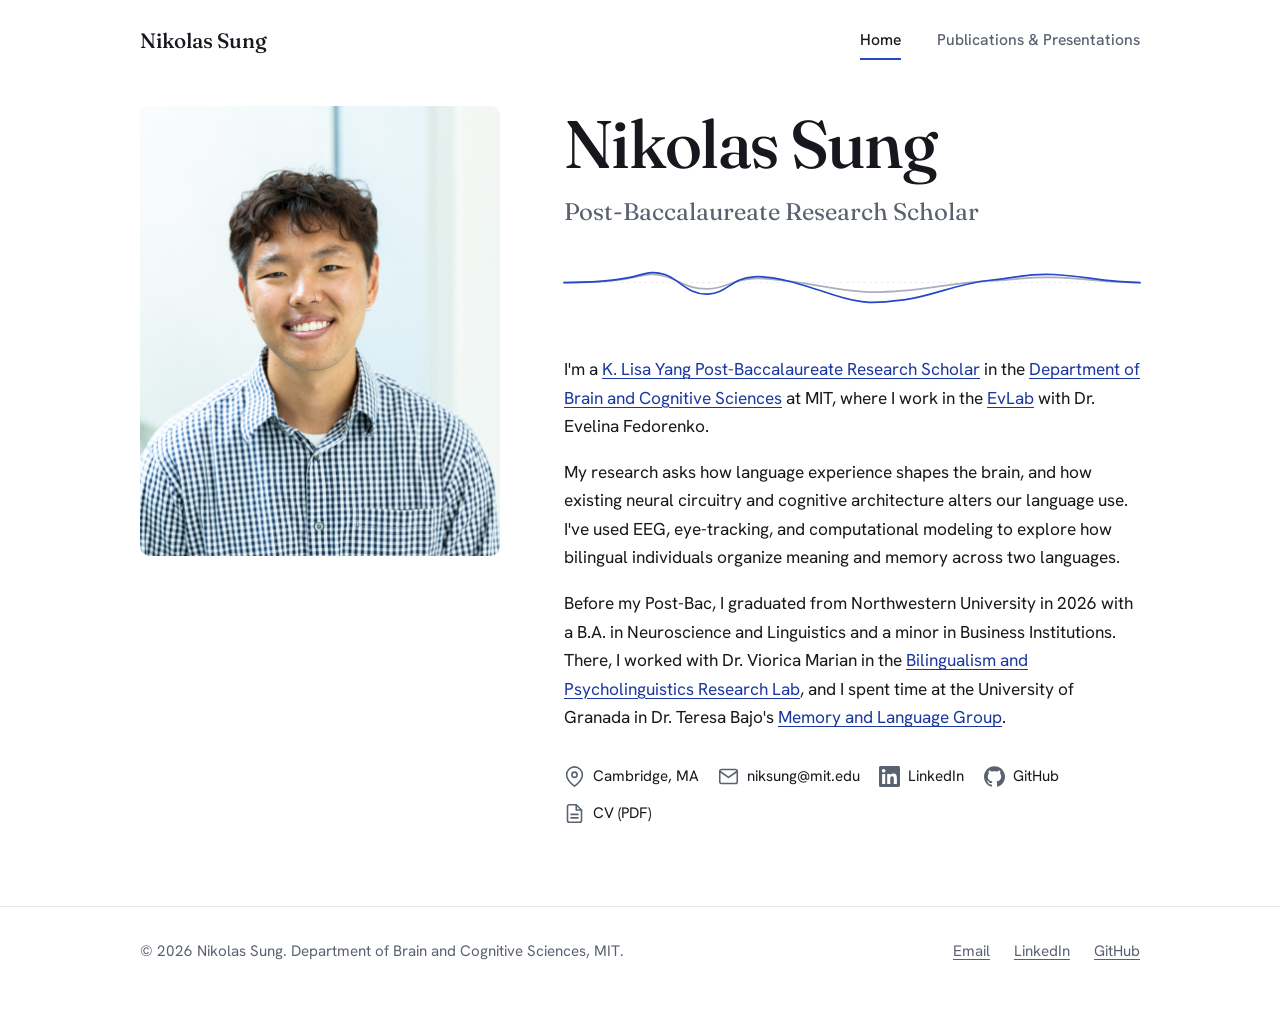
<file: index.html>
<!doctype html>
<html lang="en">
<head>
  <meta charset="utf-8">
  <meta name="viewport" content="width=device-width, initial-scale=1">
  <title>Nikolas Sung | Post-Baccalaureate Research Scholar</title>
  <meta name="description" content="Nikolas Sung studies how language experience shapes the brain, with a focus on bilingual memory. K. Lisa Yang Post-Baccalaureate Research Scholar at MIT.">
  <link rel="preconnect" href="https://fonts.googleapis.com">
  <link rel="preconnect" href="https://fonts.gstatic.com" crossorigin>
  <link href="https://fonts.googleapis.com/css2?family=Fraunces:opsz,wght@9..144,400;9..144,500;9..144,600&family=Hanken+Grotesk:wght@400;500;600&display=swap" rel="stylesheet">
  <link rel="stylesheet" href="css/style.css">
  <script src="js/data.js" defer></script>
  <script src="js/main.js" defer></script>
</head>
<body data-page="home">
  <a class="skip" href="#main">Skip to content</a>
  <header class="site-header" id="site-header"></header>

  <main id="main" class="wrap">
    <div class="profile">

      <aside class="profile-side">
        <!-- Your photo goes in assets/images/headshot.jpg.
             To adjust the crop, change --photo-pos at the top of css/style.css -->
        <img class="portrait" src="assets/images/headshot.jpg" alt="Portrait of Nikolas Sung" width="800" height="1000">

      </aside>

      <div>
        <h1>Nikolas Sung</h1>
        <p class="hero-role">Post-Baccalaureate Research Scholar</p>

        <!-- Two overlaid ERP-style waveforms, drawn once on page load -->
        <svg class="wave" viewBox="0 0 1000 130" aria-hidden="true" focusable="false">
          <line class="axis" x1="0" y1="60" x2="1000" y2="60"/>
          <path class="line line-b" pathLength="1" d="M0 60 C40 60 80 58 110 53 S150 42 175 49 S215 72 250 71 S290 54 330 53 S420 62 470 70 S540 78 590 74 S680 60 740 57 S800 50 850 51 S940 60 1000 60"/>
          <path class="line line-a" pathLength="1" d="M0 60 C40 60 80 58 110 52 S150 38 175 46 S215 82 250 80 S290 52 330 50 S420 66 470 82 S540 96 590 90 S680 62 740 56 S800 44 850 46 S940 60 1000 60"/>
        </svg>

        <div class="bio">
          <p>I'm a <a href="https://mcgovern.mit.edu/k-lisa-yang-post-baccalaureate-program/" target="_blank" rel="noopener noreferrer">K. Lisa Yang Post-Baccalaureate Research Scholar</a> in the <a href="https://bcs.mit.edu/" target="_blank" rel="noopener noreferrer">Department of Brain and Cognitive Sciences</a> at MIT, where I work in the <a href="https://evlab.mit.edu" target="_blank" rel="noopener noreferrer">EvLab</a> with Dr. Evelina Fedorenko.</p>

          <p>My research asks how language experience shapes the brain, and how existing neural circuitry and cognitive architecture alters our language use. I've used EEG, eye-tracking, and computational modeling to explore how bilingual individuals organize meaning and memory across two languages.</p>

          <p>Before my Post-Bac, I graduated from Northwestern University in 2026 with a B.A. in Neuroscience and Linguistics and a minor in Business Institutions. There, I worked with Dr. Viorica Marian in the <a href="https://bilingualism.northwestern.edu/" target="_blank" rel="noopener noreferrer">Bilingualism and Psycholinguistics Research Lab</a>, and I spent time at the University of Granada in Dr. Teresa Bajo's <a href="https://www.memoryugr.es/" target="_blank" rel="noopener noreferrer">Memory and Language Group</a>.</p>
        </div>

          <ul class="profile-links">
            <li>
              <svg viewBox="0 0 24 24" class="icon-line" aria-hidden="true"><path d="M21 10c0 7-9 13-9 13s-9-6-9-13a9 9 0 0 1 18 0z"/><circle cx="12" cy="10" r="3"/></svg>
              <span>Cambridge, MA</span>
            </li>
            <li>
              <svg viewBox="0 0 24 24" class="icon-line" aria-hidden="true"><path d="M4 4h16c1.1 0 2 .9 2 2v12c0 1.1-.9 2-2 2H4c-1.1 0-2-.9-2-2V6c0-1.1.9-2 2-2z"/><polyline points="22,6 12,13 2,6"/></svg>
              <a href="mailto:niksung@mit.edu">niksung@mit.edu</a>
            </li>
            <li>
              <svg viewBox="0 0 24 24" class="icon-fill" aria-hidden="true"><path d="M20.447 20.452h-3.554v-5.569c0-1.328-.027-3.037-1.852-3.037-1.853 0-2.136 1.445-2.136 2.939v5.667H9.351V9h3.414v1.561h.046c.477-.9 1.637-1.85 3.37-1.85 3.601 0 4.267 2.37 4.267 5.455v6.286zM5.337 7.433c-1.144 0-2.063-.926-2.063-2.065 0-1.138.92-2.063 2.063-2.063 1.14 0 2.064.925 2.064 2.063 0 1.139-.925 2.065-2.064 2.065zm1.782 13.019H3.555V9h3.564v11.452zM22.225 0H1.771C.792 0 0 .774 0 1.729v20.542C0 23.227.792 24 1.771 24h20.451C23.2 24 24 23.227 24 22.271V1.729C24 .774 23.2 0 22.222 0h.003z"/></svg>
              <a href="https://www.linkedin.com/in/nik-sung" target="_blank" rel="noopener noreferrer">LinkedIn</a>
            </li>
            <li>
              <svg viewBox="0 0 24 24" class="icon-fill" aria-hidden="true"><path d="M12 .297c-6.63 0-12 5.373-12 12 0 5.303 3.438 9.8 8.205 11.385.6.113.82-.258.82-.577 0-.285-.01-1.04-.015-2.04-3.338.724-4.042-1.61-4.042-1.61C4.422 18.07 3.633 17.7 3.633 17.7c-1.087-.744.084-.729.084-.729 1.205.084 1.838 1.236 1.838 1.236 1.07 1.835 2.809 1.305 3.495.998.108-.776.417-1.305.76-1.605-2.665-.3-5.466-1.332-5.466-5.93 0-1.31.465-2.38 1.235-3.22-.135-.303-.54-1.523.105-3.176 0 0 1.005-.322 3.3 1.23.96-.267 1.98-.399 3-.405 1.02.006 2.04.138 3 .405 2.28-1.552 3.285-1.23 3.285-1.23.645 1.653.24 2.873.12 3.176.765.84 1.23 1.91 1.23 3.22 0 4.61-2.805 5.625-5.475 5.92.42.36.81 1.096.81 2.22 0 1.606-.015 2.896-.015 3.286 0 .315.21.69.825.57C20.565 22.092 24 17.592 24 12.297c0-6.627-5.373-12-12-12"/></svg>
              <a href="https://github.com/nikolassung" target="_blank" rel="noopener noreferrer">GitHub</a>
            </li>
            <li>
              <svg viewBox="0 0 24 24" class="icon-line" aria-hidden="true"><path d="M14 2H6a2 2 0 0 0-2 2v16a2 2 0 0 0 2 2h12a2 2 0 0 0 2-2V8z"/><polyline points="14 2 14 8 20 8"/><line x1="16" y1="13" x2="8" y2="13"/><line x1="16" y1="17" x2="8" y2="17"/></svg>
              <a href="assets/CV-Sung-Nikolas-September2026.pdf">CV (PDF)</a>
            </li>
          </ul>
      </div>

    </div>
  </main>

  <footer id="site-footer"></footer>
</body>
</html>
</file>
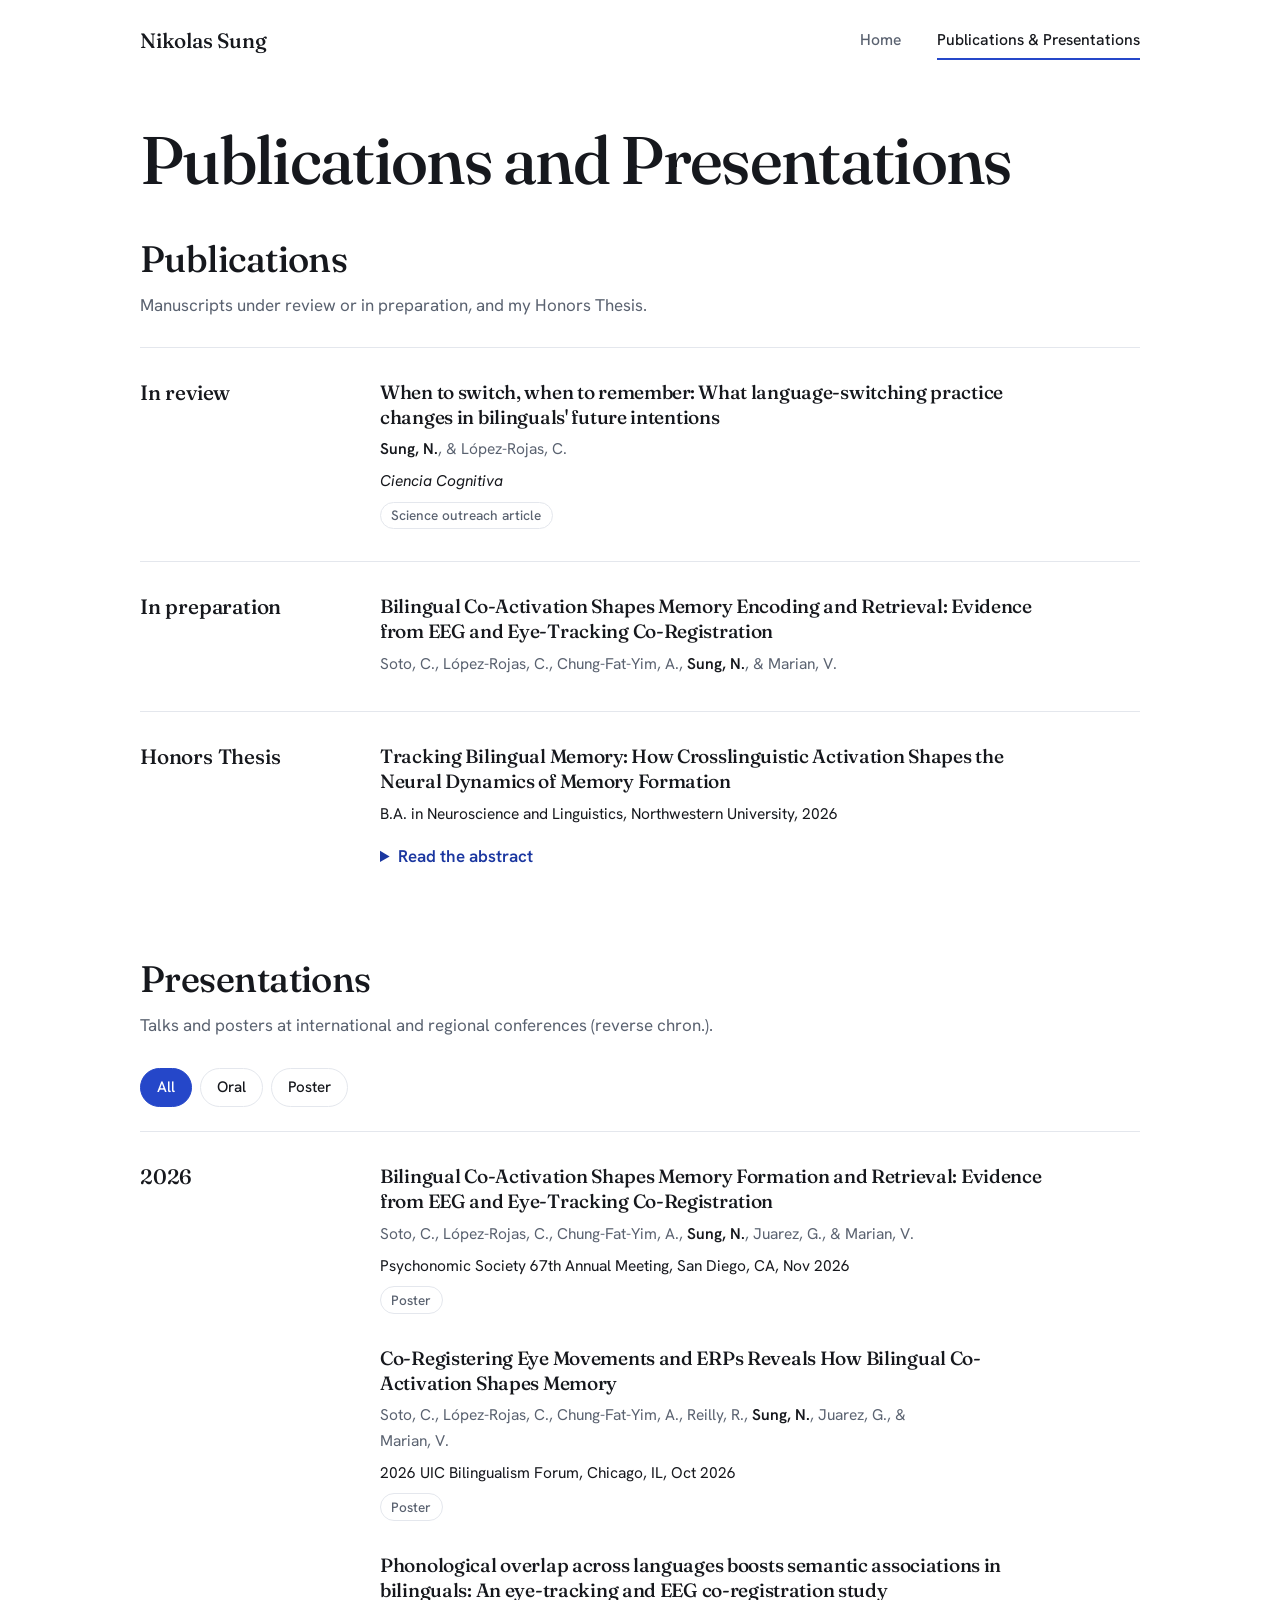
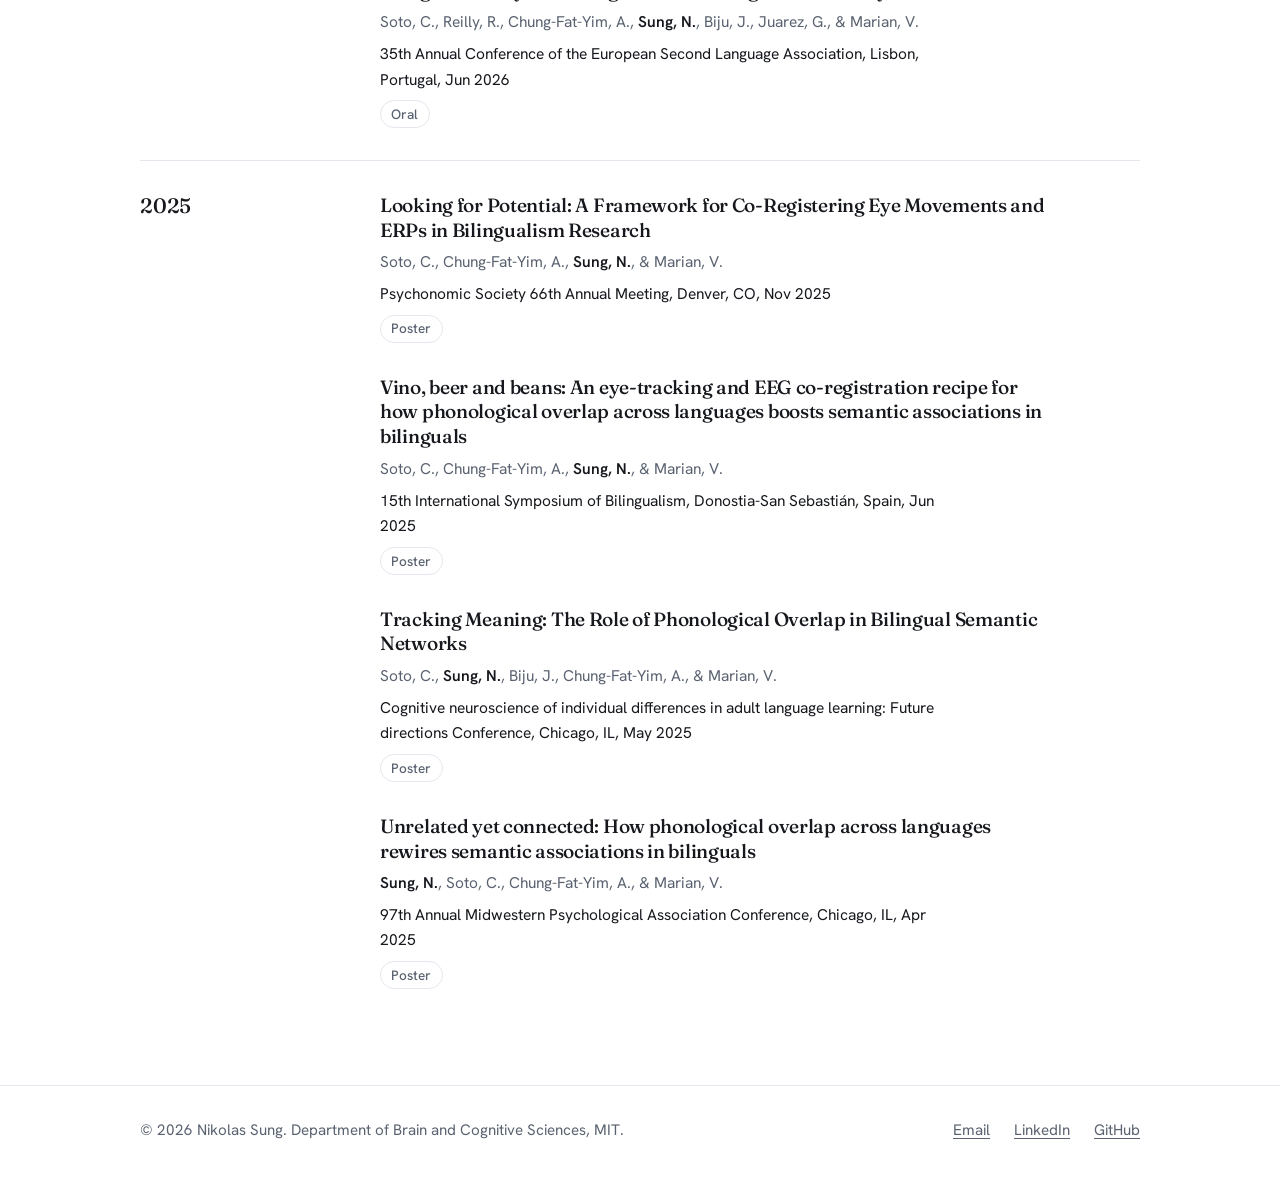
<file: publications.html>
<!doctype html>
<html lang="en">
<head>
  <meta charset="utf-8">
  <meta name="viewport" content="width=device-width, initial-scale=1">
  <title>Publications and Presentations | Nikolas Sung</title>
  <meta name="description" content="Manuscripts in review and in preparation, honors thesis, and conference presentations on bilingual memory.">
  <link rel="preconnect" href="https://fonts.googleapis.com">
  <link rel="preconnect" href="https://fonts.gstatic.com" crossorigin>
  <link href="https://fonts.googleapis.com/css2?family=Fraunces:opsz,wght@9..144,400;9..144,500;9..144,600&family=Hanken+Grotesk:wght@400;500;600&display=swap" rel="stylesheet">
  <link rel="stylesheet" href="css/style.css">
  <script src="js/data.js" defer></script>
  <script src="js/main.js" defer></script>
</head>
<body data-page="publications">
  <a class="skip" href="#main">Skip to content</a>
  <header class="site-header" id="site-header"></header>

  <main id="main" class="wrap">
    <div class="page-head">
      <h1>Publications and Presentations</h1>
    </div>

    <section class="block" aria-labelledby="pub-heading" style="margin-top:1.5rem">
      <h2 id="pub-heading">Publications</h2>
      <p class="block-intro">Manuscripts under review or in preparation, and my Honors Thesis.</p>

      <div id="publications-list"></div>

      <section class="row">
        <h3 class="row-label">Honors Thesis</h3>
        <div class="row-body">
          <article class="entry">
            <h4 class="entry-title">Tracking Bilingual Memory: How Crosslinguistic Activation Shapes the Neural Dynamics of Memory Formation</h4>
            <p class="entry-venue">B.A. in Neuroscience and Linguistics, Northwestern University, 2026</p>

            <details class="abstract">
              <summary>Read the abstract</summary>

              <p>Psycholinguistic research has been central to understanding how bilingualism shapes the organization of the mind and brain. Previous work has shown that spoken word recognition involves the parallel activation of phonologically related lexical candidates. For bilinguals, this activation extends across both languages, thereby posing demands on cognitive processes such as attention and inhibitory control. However, whether these control demands extend to memory processes, such as encoding and retrieval, is still largely unexplored. To address this gap, we tested whether the co-activation of phonological labels that overlap within and across languages influences encoding during visual search and subsequent recognition memory.</p>

              <p>Twenty-two Spanish-English bilinguals and 18 English monolinguals completed a visual search task manipulating within- and between-language phonological competition. On each trial, the display contained a target image and a competitor image that was either phonologically related to the target within the same language (e.g., battery /ˈbætəri/ and backpack /ˈbækˌpæk/) or phonologically related across languages (e.g., battery /ˈbætəri/ and balanza /baˈlanθa/, scale in English). Following the visual search task, participants completed a surprise memory test assessing recognition of previously-seen images. To examine how language co-activation influences subsequent item recognition, we analyzed eye movements, pupil dilation, and event-related potentials (ERPs). Eye movements provided indices of attentional allocation during visual search, pupil dilation indexed cognitive load and effort-related arousal, and ERPs captured the neural mechanisms underlying encoding and later recollection processes.</p>

              <p>Eye movement results indicated that both groups were sensitive to within-language phonological competition in English relative to control conditions without phonological overlap. Bilinguals demonstrated attentional shifts toward between-language phonological competitors, indicating crosslinguistic co-activation. Additionally, bilinguals responded more slowly overall, suggesting greater processing demands. This behavioral pattern is consistent with the ERP findings, which showed enhanced N2 amplitudes (i.e., an index of increased conflict monitoring and cognitive control) for bilinguals during co-activation in the visual search task. Complementing this effect, pupillometry data from the recognition task revealed that bilinguals showed greater pupil dilation during the retrieval of within-language competitors relative to new distractors, reflecting increased cognitive effort when recognizing competitor items in English, their second language. Crucially, a larger LPP effect (i.e., an index of recollection-based memory retrieval) was found for bilinguals in the recognition of previous within-language competitor items, suggesting sustained attention and successful retrieval relative to newly presented distractor items.</p>

              <p>Our findings demonstrate that crosslinguistic co-activation dynamically recruits attentional and control mechanisms that extend beyond language processing, influencing how information is encoded and later retrieved.</p>
            </details>
          </article>
        </div>
      </section>
    </section>

    <section class="block" aria-labelledby="pres-heading">
      <h2 id="pres-heading">Presentations</h2>
      <p class="block-intro">Talks and posters at international and regional conferences (reverse chron.).</p>

      <div class="filters" role="group" aria-label="Filter by presentation type">
        <button type="button" data-filter="All" aria-pressed="true">All</button>
        <button type="button" data-filter="Oral" aria-pressed="false">Oral</button>
        <button type="button" data-filter="Poster" aria-pressed="false">Poster</button>
      </div>

      <div id="presentations-list"></div>
    </section>
  </main>

  <footer id="site-footer"></footer>
</body>
</html>
</file>
<file: css/style.css>
/* ==========================================================
   Nikolas Sung: personal site
   Edit colors, fonts, and photo position here.
   ========================================================== */

:root {
  --bg: #ffffff;
  --ink: #16181d;
  --muted: #5a6270;
  --rule: #e4e7ed;
  --tint: #f3f5fa;
  --accent: #2547c9;
  --accent-dark: #1b37a0;
  --wave-b: #a8afbd;

  /* PHOTO POSITION: "x% y%". Which part of your photo stays visible when it is cropped.
     x: 0% shows the left edge of the photo, 100% shows the right edge.
     y: 0% shows the top, 100% shows the bottom.
     If part of your face is cut off, nudge x (try 30%, 40%, 60%, 70%) until it fits. */
  --photo-pos: 45% 25%;

  --serif: "Fraunces", Georgia, "Times New Roman", serif;
  --sans: "Hanken Grotesk", system-ui, -apple-system, "Segoe UI", Roboto, sans-serif;

  --wrap: 1080px;
  --gutter: clamp(1.25rem, 4vw, 2.5rem);
}

*, *::before, *::after { box-sizing: border-box; }
html { -webkit-text-size-adjust: 100%; scroll-behavior: smooth; }

body {
  margin: 0;
  background: var(--bg);
  color: var(--ink);
  font-family: var(--sans);
  font-size: 1.0625rem;
  line-height: 1.65;
  -webkit-font-smoothing: antialiased;
}

img { max-width: 100%; display: block; }

a { color: var(--accent-dark); text-underline-offset: 0.2em; text-decoration-thickness: 1px; }
a:hover { color: var(--accent); text-decoration-thickness: 2px; }

:focus-visible { outline: 3px solid var(--accent); outline-offset: 3px; border-radius: 2px; }

.wrap { max-width: var(--wrap); margin: 0 auto; padding: 0 var(--gutter); }
.muted { color: var(--muted); }

.skip { position: absolute; left: -999px; top: 0; background: var(--ink); color: #fff; padding: 0.6rem 1rem; z-index: 10; }
.skip:focus { left: 0; }

/* ---------- Type ---------- */
h1, h2, h3, h4 { font-family: var(--serif); font-weight: 500; line-height: 1.12; letter-spacing: -0.015em; margin: 0; }
h1 { font-size: clamp(2.6rem, 6.4vw, 4.2rem); letter-spacing: -0.025em; }
h2 { font-size: clamp(1.7rem, 3.4vw, 2.3rem); }
p { margin: 0 0 1em; max-width: 62ch; }

/* ---------- Header ---------- */
.site-header { padding: 1.4rem 0; min-height: 5rem; }
.header-inner { display: flex; align-items: center; justify-content: space-between; gap: 0.5rem 2rem; flex-wrap: wrap; }

.brand { font-family: var(--serif); font-size: 1.3rem; font-weight: 500; color: var(--ink); text-decoration: none; letter-spacing: -0.01em; }
.brand:hover { color: var(--accent); text-decoration: none; }

.site-nav { display: flex; flex-wrap: wrap; gap: 0.25rem clamp(1.25rem, 3vw, 2.25rem); }
.site-nav a { color: var(--muted); text-decoration: none; font-weight: 500; font-size: 0.98rem; padding: 0.3rem 0; border-bottom: 2px solid transparent; }
.site-nav a:hover { color: var(--ink); }
.site-nav a[aria-current="page"] { color: var(--ink); border-bottom-color: var(--accent); }

/* ---------- Home: profile + bio ---------- */
.profile {
  display: grid;
  grid-template-columns: minmax(240px, 360px) 1fr;
  gap: clamp(2rem, 5vw, 4rem);
  align-items: start;
  padding: clamp(0.5rem, 2vw, 1.5rem) 0 1rem;
}

.portrait {
  width: 100%;
  height: auto;
  aspect-ratio: 4 / 5;
  object-fit: cover;
  object-position: var(--photo-pos);
  border-radius: 10px;
  background: var(--tint);
}
.portrait-fallback { display: grid; place-items: center; font-family: var(--serif); font-size: 4rem; color: var(--accent); }

.profile-links { list-style: none; margin: 2rem 0 0; padding: 0; display: flex; flex-wrap: wrap; gap: 0.75rem 1.2rem; }
.profile-links li { display: flex; align-items: center; gap: 0.5rem; font-size: 0.95rem; }
.profile-links svg { width: 21px; height: 21px; flex: none; color: var(--muted); }
.profile-links a { color: var(--ink); text-decoration: none; }
.profile-links a:hover { color: var(--accent); text-decoration: underline; }
.profile-links li:has(a:hover) svg { color: var(--accent); }
.icon-fill { fill: currentColor; }
.icon-line { fill: none; stroke: currentColor; stroke-width: 1.8; stroke-linecap: round; stroke-linejoin: round; }

.hero-role { font-family: var(--serif); font-size: clamp(1.15rem, 2.2vw, 1.5rem); color: var(--muted); margin: 0.9rem 0 0; max-width: 32ch; line-height: 1.35; }
.bio p { font-size: 1.08rem; }
.bio p:last-child { margin-bottom: 0; }

@media (max-width: 820px) {
  .profile { grid-template-columns: 1fr; }
  .profile-side { max-width: 280px; }
}

/* ---------- Waveform: the one animated moment ---------- */
.wave { display: block; width: 100%; height: auto; margin: 1.25rem 0 2rem; overflow: visible; }
.wave .axis { stroke: var(--rule); stroke-width: 1.5; stroke-dasharray: 4 6; }
.wave .line { fill: none; stroke-width: 3; stroke-linecap: round; stroke-linejoin: round; stroke-dasharray: 1; stroke-dashoffset: 1; animation: draw 2.6s cubic-bezier(.4, .1, .2, 1) 0.2s forwards; }
.wave .line-a { stroke: var(--accent); }
.wave .line-b { stroke: var(--wave-b); animation-delay: 0.45s; }
@keyframes draw { to { stroke-dashoffset: 0; } }

@media (prefers-reduced-motion: reduce) {
  html { scroll-behavior: auto; }
  .wave .line { animation: none; stroke-dashoffset: 0; }
}

/* ---------- Publications & presentations page ---------- */
.page-head { padding: clamp(1rem, 4vw, 2.5rem) 0 1rem; }
.page-head p { color: var(--muted); font-size: 1.15rem; margin: 1.1rem 0 0; }

.block { margin-top: 3.5rem; }
.block-intro { color: var(--muted); margin: 0.75rem 0 1.75rem; }

.row { display: grid; grid-template-columns: 200px 1fr; gap: 1rem 2.5rem; padding: 2rem 0; border-top: 1px solid var(--rule); }
.row-label { font-family: var(--serif); font-weight: 500; font-size: 1.3rem; line-height: 1.25; letter-spacing: -0.01em; }
.row-body > :last-child { margin-bottom: 0; }

@media (max-width: 760px) { .row { grid-template-columns: 1fr; padding: 1.6rem 0; } }

.entry { margin: 0 0 2rem; }
.entry:last-child { margin-bottom: 0; }
.entry-title { font-size: 1.2rem; line-height: 1.3; max-width: 52ch; }
.entry-authors { color: var(--muted); font-size: 0.97rem; margin: 0.4rem 0 0.2rem; }
.entry-authors strong { color: var(--ink); font-weight: 600; }
.entry-venue { font-size: 0.97rem; margin: 0.4rem 0 0.5rem; }
.tags { display: flex; gap: 0.5rem; margin: 0; }
.tag { font-size: 0.85rem; font-weight: 500; padding: 0.1rem 0.65rem; border: 1px solid var(--rule); border-radius: 999px; color: var(--muted); }
.tag-accent { border-color: var(--accent); color: var(--accent-dark); }

.filters { display: flex; gap: 0.5rem; margin-bottom: 1.5rem; }
.filters button { font: inherit; font-size: 0.95rem; font-weight: 500; padding: 0.4rem 1rem; border-radius: 999px; cursor: pointer; background: #fff; color: var(--ink); border: 1px solid var(--rule); }
.filters button:hover { border-color: var(--accent); }
.filters button[aria-pressed="true"] { background: var(--accent); border-color: var(--accent); color: #fff; }

/* Thesis abstract */
.abstract { margin-top: 1rem; max-width: 66ch; }
.abstract summary { cursor: pointer; font-weight: 600; color: var(--accent-dark); width: fit-content; }
.abstract summary:hover { color: var(--accent); }
.abstract[open] summary { margin-bottom: 1rem; }
.abstract p { font-size: 1rem; max-width: none; }

/* ---------- Footer ---------- */
.site-footer { margin-top: 4rem; padding: 2rem 0 3rem; border-top: 1px solid var(--rule); color: var(--muted); font-size: 0.95rem; }
.footer-inner { display: flex; flex-wrap: wrap; justify-content: space-between; gap: 0.75rem 2rem; }
.footer-inner a { color: var(--muted); }
.footer-inner a:hover { color: var(--accent); }
.footer-links { display: flex; gap: 1.5rem; }
</file>
